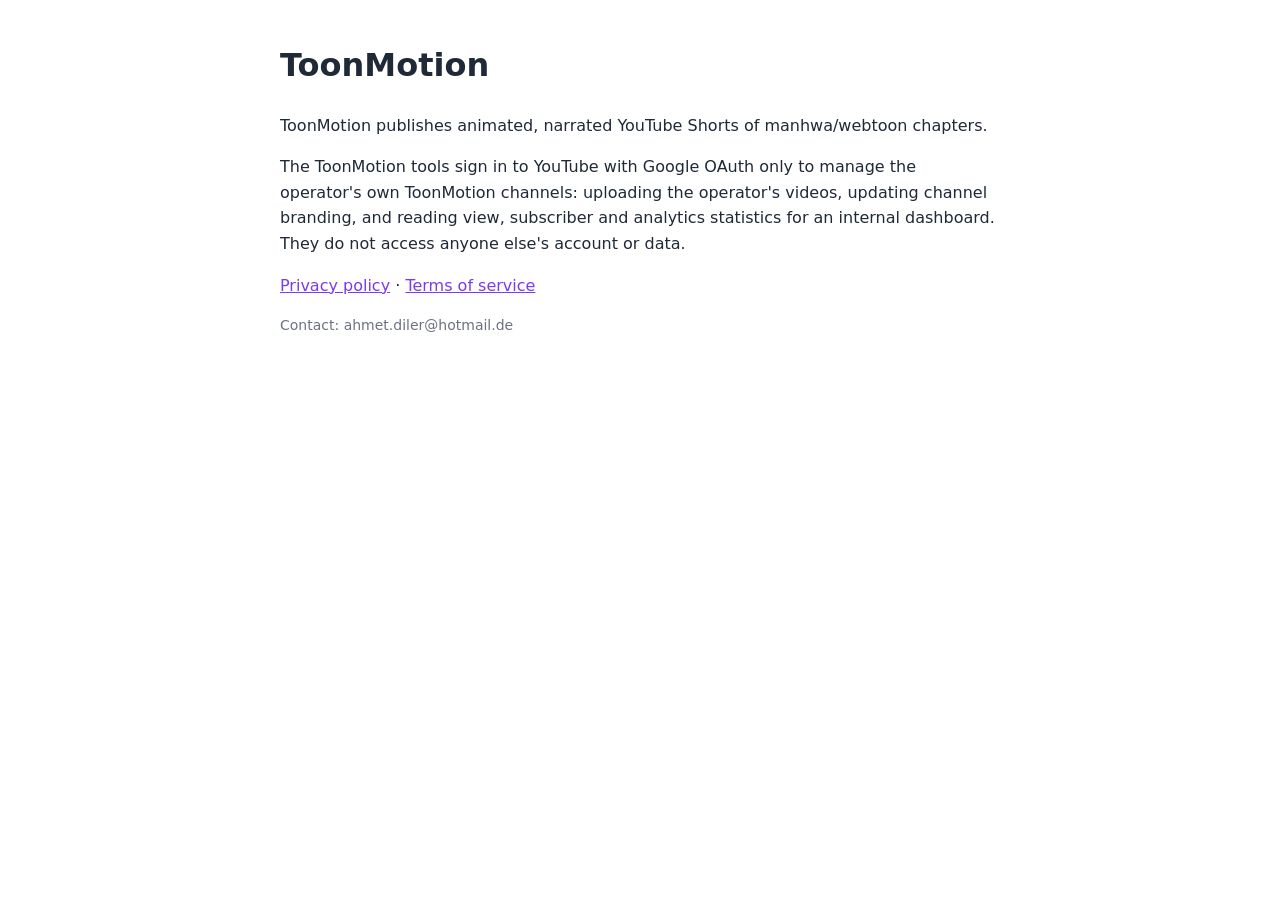
<file: index.html>
<!doctype html>
<html lang="en">
<head>
<meta charset="utf-8"><meta name="viewport" content="width=device-width, initial-scale=1">
<title>ToonMotion</title><link rel="stylesheet" href="style.css">
</head>
<body><main>
<h1>ToonMotion</h1>
<p>ToonMotion publishes animated, narrated YouTube Shorts of manhwa/webtoon chapters.</p>
<p>The ToonMotion tools sign in to YouTube with Google OAuth only to manage the operator's own ToonMotion channels:
uploading the operator's videos, updating channel branding, and reading view, subscriber and analytics
statistics for an internal dashboard. They do not access anyone else's account or data.</p>
<p><a href="privacy.html">Privacy policy</a> · <a href="terms.html">Terms of service</a></p>
<p class="muted">Contact: ahmet.diler@hotmail.de</p>
</main></body>
</html>
</file>
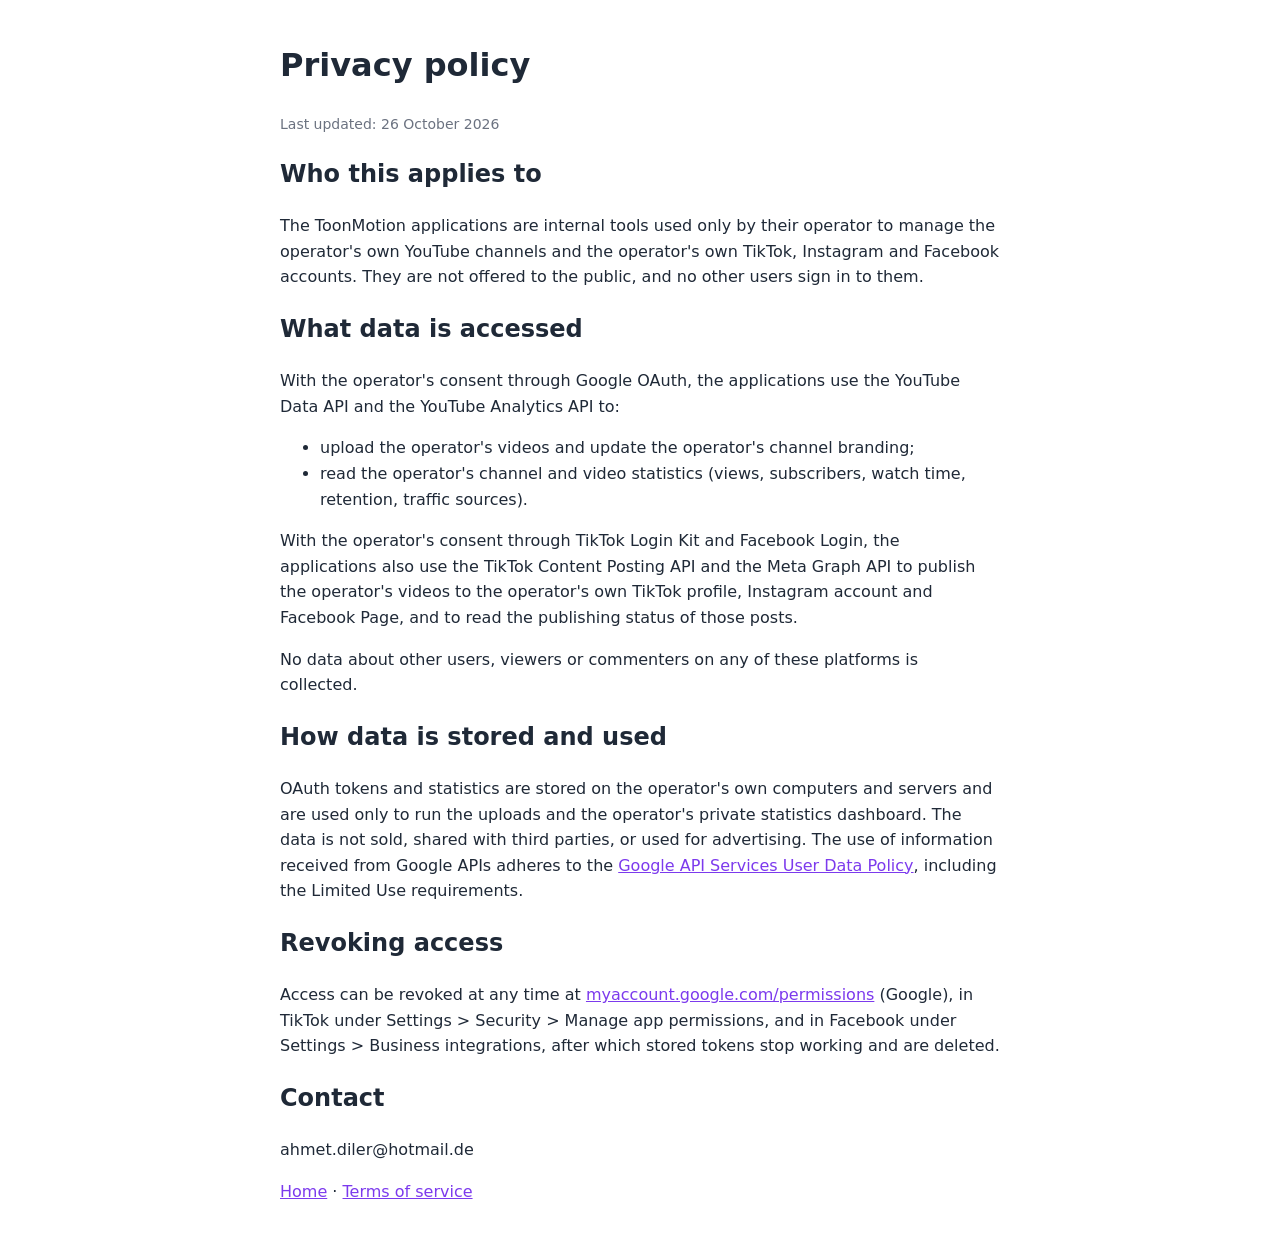
<file: privacy.html>
<!doctype html>
<html lang="en">
<head>
<meta charset="utf-8"><meta name="viewport" content="width=device-width, initial-scale=1">
<title>ToonMotion Privacy Policy</title><link rel="stylesheet" href="style.css">
</head>
<body><main>
<h1>Privacy policy</h1>
<p class="muted">Last updated: 26 October 2026</p>

<h2>Who this applies to</h2>
<p>The ToonMotion applications are internal tools used only by their operator to manage the operator's own
YouTube channels and the operator's own TikTok, Instagram and Facebook accounts. They are not offered to the public, and no other users sign in to them.</p>

<h2>What data is accessed</h2>
<p>With the operator's consent through Google OAuth, the applications use the YouTube Data API and the
YouTube Analytics API to:</p>
<ul>
<li>upload the operator's videos and update the operator's channel branding;</li>
<li>read the operator's channel and video statistics (views, subscribers, watch time, retention, traffic sources).</li>
</ul>
<p>With the operator's consent through TikTok Login Kit and Facebook Login, the applications also use the TikTok
Content Posting API and the Meta Graph API to publish the operator's videos to the operator's own TikTok profile,
Instagram account and Facebook Page, and to read the publishing status of those posts.</p>
<p>No data about other users, viewers or commenters on any of these platforms is collected.</p>

<h2>How data is stored and used</h2>
<p>OAuth tokens and statistics are stored on the operator's own computers and servers and are used only to run the
uploads and the operator's private statistics dashboard. The data is not sold, shared with third parties, or used for
advertising. The use of information received from Google APIs adheres to the
<a href="https://developers.google.com/terms/api-services-user-data-policy">Google API Services User Data Policy</a>,
including the Limited Use requirements.</p>

<h2>Revoking access</h2>
<p>Access can be revoked at any time at <a href="https://myaccount.google.com/permissions">myaccount.google.com/permissions</a>
(Google), in TikTok under Settings &gt; Security &gt; Manage app permissions, and in Facebook under Settings &gt;
Business integrations, after which stored tokens stop working and are deleted.</p>

<h2>Contact</h2>
<p>ahmet.diler@hotmail.de</p>
<p><a href="index.html">Home</a> · <a href="terms.html">Terms of service</a></p>
</main></body>
</html>
</file>
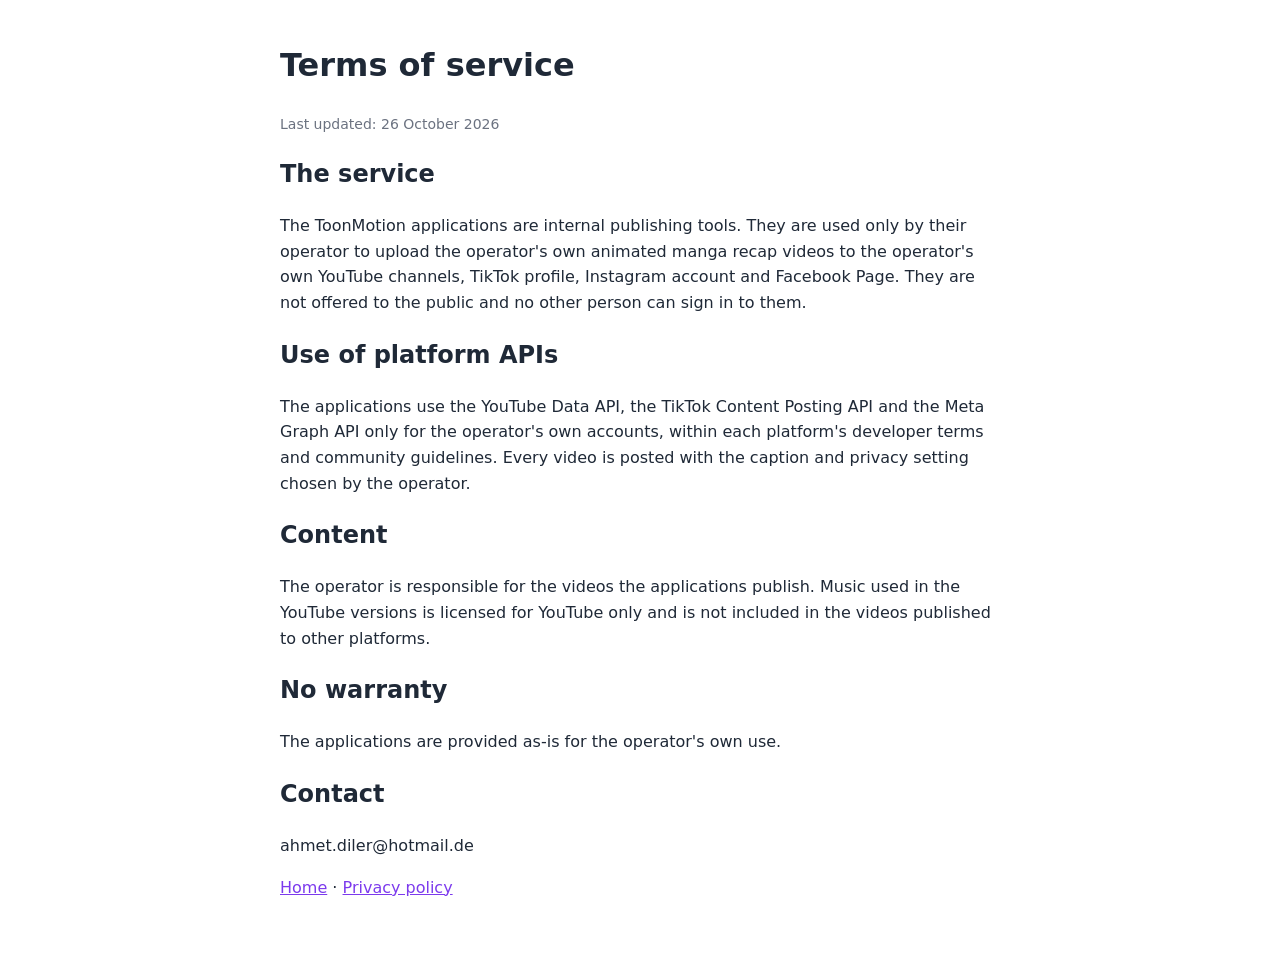
<file: terms.html>
<!doctype html>
<html lang="en">
<head>
<meta charset="utf-8"><meta name="viewport" content="width=device-width, initial-scale=1">
<title>ToonMotion Terms of Service</title><link rel="stylesheet" href="style.css">
</head>
<body><main>
<h1>Terms of service</h1>
<p class="muted">Last updated: 26 October 2026</p>

<h2>The service</h2>
<p>The ToonMotion applications are internal publishing tools. They are used only by their operator to upload the
operator's own animated manga recap videos to the operator's own YouTube channels, TikTok profile, Instagram
account and Facebook Page. They are not offered to the public and no other person can sign in to them.</p>

<h2>Use of platform APIs</h2>
<p>The applications use the YouTube Data API, the TikTok Content Posting API and the Meta Graph API only for the
operator's own accounts, within each platform's developer terms and community guidelines. Every video is posted
with the caption and privacy setting chosen by the operator.</p>

<h2>Content</h2>
<p>The operator is responsible for the videos the applications publish. Music used in the YouTube versions is
licensed for YouTube only and is not included in the videos published to other platforms.</p>

<h2>No warranty</h2>
<p>The applications are provided as-is for the operator's own use.</p>

<h2>Contact</h2>
<p>ahmet.diler@hotmail.de</p>
<p><a href="index.html">Home</a> · <a href="privacy.html">Privacy policy</a></p>
</main></body>
</html>
</file>
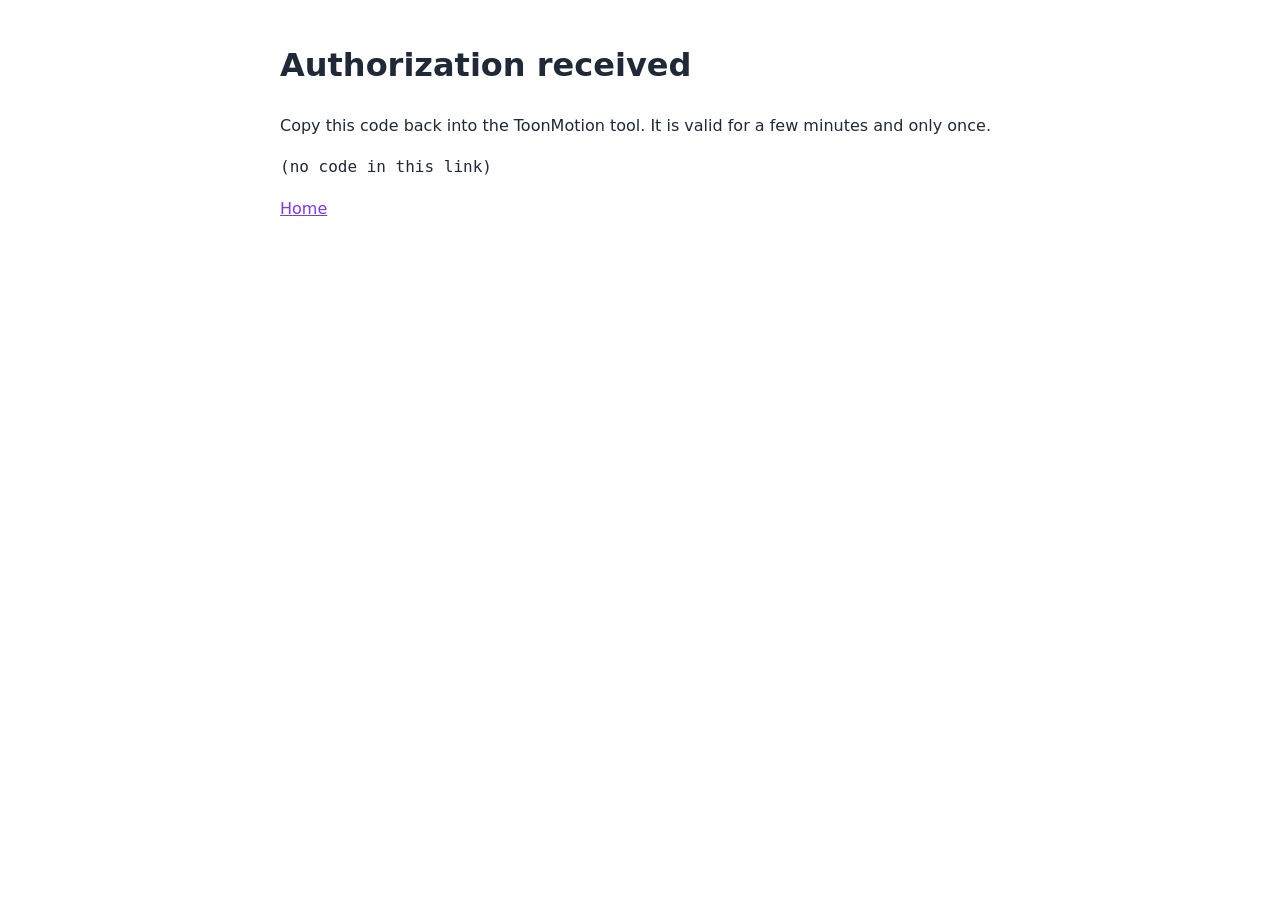
<file: tiktok-callback.html>
<!doctype html>
<html lang="en">
<head>
<meta charset="utf-8"><meta name="viewport" content="width=device-width, initial-scale=1">
<title>ToonMotion Authorization</title><link rel="stylesheet" href="style.css">
</head>
<body><main>
<h1>Authorization received</h1>
<p>Copy this code back into the ToonMotion tool. It is valid for a few minutes and only once.</p>
<pre id="code">(no code in this link)</pre>
<p class="muted" id="err"></p>
<p><a href="index.html">Home</a></p>
<script>
const q = new URLSearchParams(location.search);
if (q.get("code")) document.getElementById("code").textContent = q.get("code");
if (q.get("error")) document.getElementById("err").textContent = q.get("error") + ": " + (q.get("error_description") || "");
</script>
</main></body>
</html>
</file>
<file: style.css>
:root { color-scheme: light dark; --fg:#1f2937; --bg:#ffffff; --muted:#6b7280; --accent:#7c3aed; }
@media (prefers-color-scheme: dark) { :root { --fg:#e5e7eb; --bg:#111827; --muted:#9ca3af; --accent:#a78bfa; } }
body { margin:0; background:var(--bg); color:var(--fg); font:16px/1.6 system-ui, sans-serif; }
main { max-width:720px; margin:0 auto; padding:40px 16px; }
h1 { margin-top:0; } a { color:var(--accent); } .muted { color:var(--muted); font-size:14px; }
</file>
